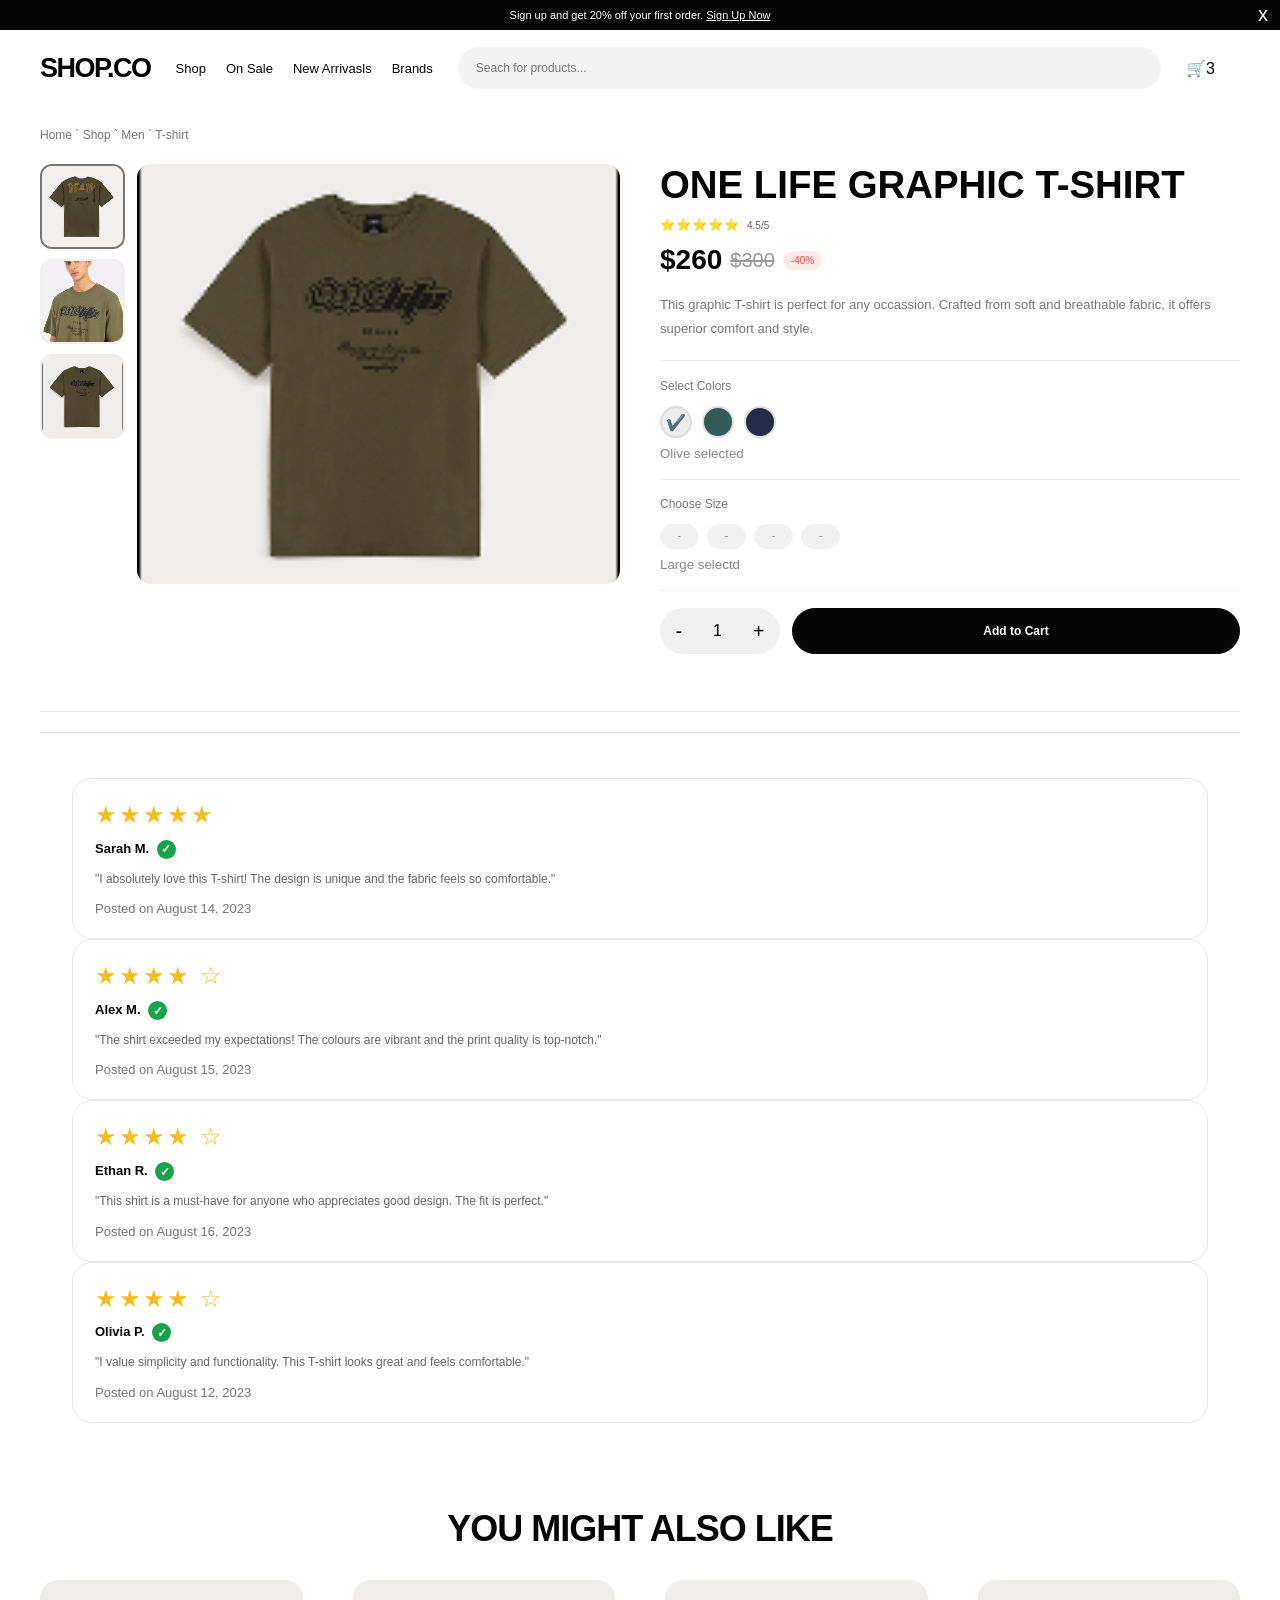
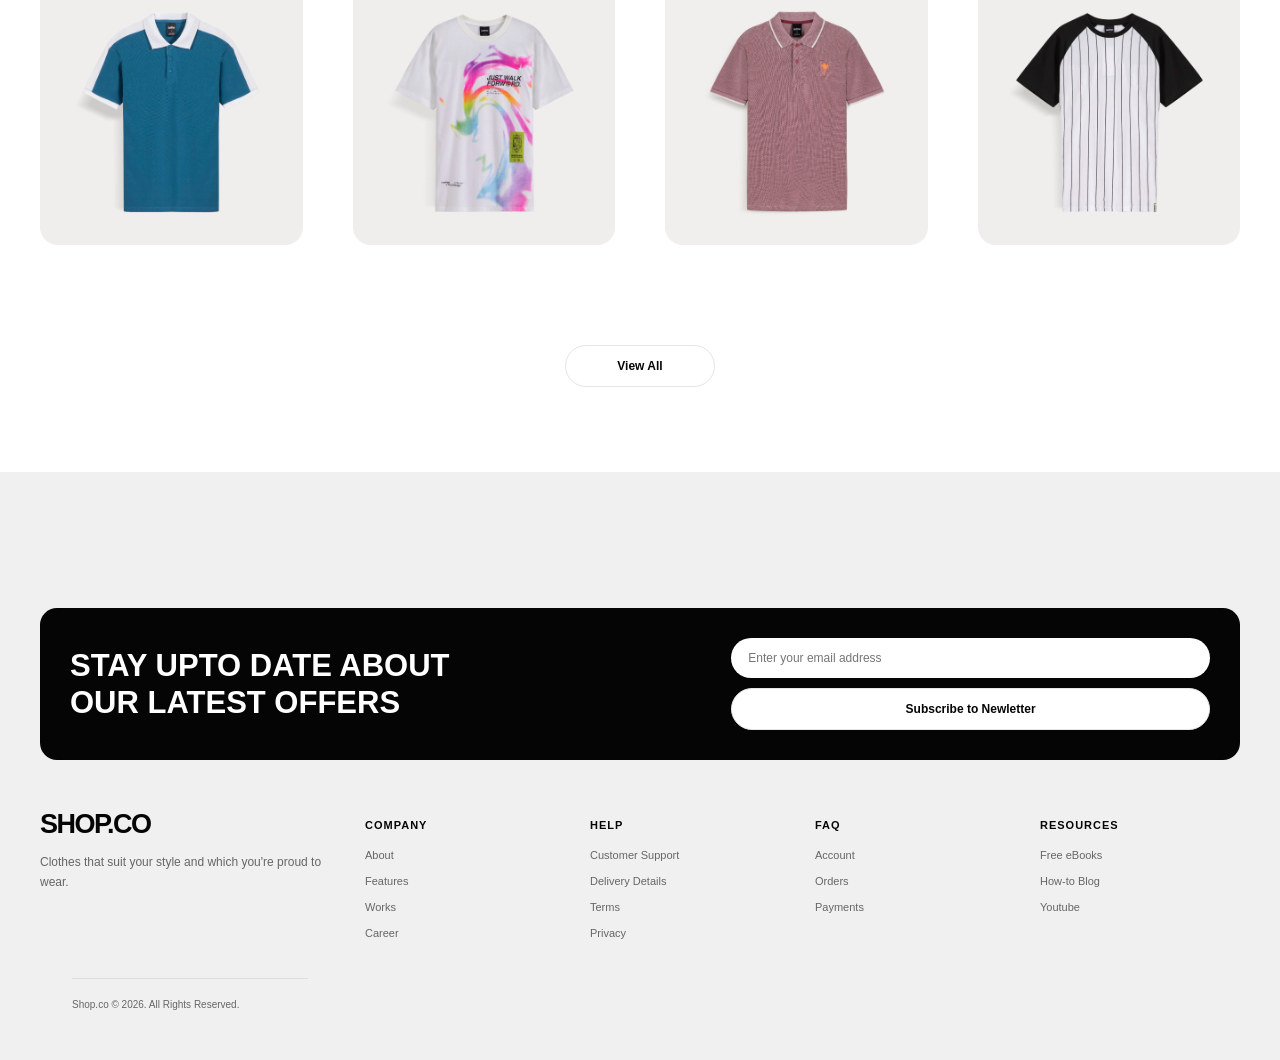
<file: product.html>
<!DOCTYPE html>
<html lang="en">
<head>
    <meta charset="UTF-8">
    <meta name="viewport" content="width=device-width, initial-scale=1.0">
    <title>product</title>
    <link rel="stylesheet" href="index.css">
</head>
<body>
<div class="announcement">
        Sign up and get 20% off your first order.
        <a href="#newletter">Sign Up Now</a>
        <button class="close-banner" onclick="this.parentElement.remove()">x</button>
    </div>

    <header class="container header">
        <button class="menu-toggle" id="menuToggle"><svg xmlns="http://www.w3.org/2000/svg" height="24px" viewBox="0 -960 960 960" width="24px" fill="#000000"><path d="M120-240v-80h720v80H120Zm0-200v-80h720v80H120Zm0-200v-80h720v80H120Z"/></svg></button>
        <a class="logo" href="index.html">SHOP.CO</a>

        <nav id="mainNav">
            <a href="casual.html">Shop</a>
            <a href="index.html#top-selling">On Sale</a>
            <a href="index.html#arrivals">New Arrivasls</a>
            <a href="index.html#brands">Brands</a>
        </nav>

        <input class="search" id="siteSearch" placeholder="Seach for products...">

        <a class="cart" href="cart.html">🛒<span id="cartCount">0</span></a>
        <a href="#" aria-label="Account"></a>
    </header>

    

    <main class="container product-page">
        <p class="breadcrumbs">
            <a href="index.html">Home</a> ` Shop ` Men ` T-shirt
        </p>

        <section class="product-detail">
            <div class="gallery">
                <div class="thumbnail">
                    <button class="thumb active" data-image="0">
                        <img src="images/image 5.png" alt="">
                    </button>

                    <button class="thumb" data-image="1">
                        <img src="images/image 6.png" alt="">
                    </button>

                    <button class="thumb" data-image="2">
                        <img src="images/image 2.png" alt="Model Wearing Shirt">
                    </button>
                </div>

                <div class="main-product-image">
                    <img id="mainProductImage" src="images/image 2.png" alt="Graphic T-shirt">
                </div>
            </div>

            <div class="product-info">
                <h1>ONE LIFE GRAPHIC T-SHIRT</h1>
                <div class="rating"><span>⭐⭐⭐⭐⭐</span><small>4.5/5</small></div>

                <div class="price-line">
                    <strong>$260</strong>
                    <del>$300</del>
                    <span class="discount">-40%</span>
                </div>
                    
                <p class="description">
                    This graphic T-shirt is perfect for any occassion. Crafted from soft and breathable fabric, it offers superior comfort and style.
                </p>

                <div class="option-block">
                    <p>Select Colors</p>
                    <div class="swatches">
                        <button class="swatch olives selected" data-color="Olive" aria-label="Olive"></button>

                        <button class="swatch teal" data-color="Teal" aria-label="Teal"></button>

                        <button class="swatch navy" data-color="Navy" aria-label="Navy"></button>
                    </div>
                    <small id="colorNote">Olive selected</small>
                </div>

                <div class="option-block">
                    <p>Choose Size</p>
                    <div class="sizes">
                        <button>Small</button>
                        <button>Medium</button>
                        <button class="selected">Large</button>
                        <button>X-Large</button>
                    </div>
                    <small id="sizeNote">Large selectd</small>
                </div>

                <div class="purchase-row">
                    <div class="quantity">
                        <button id="minusQty">-</button>

                        <span id="quantity">1</span>
                        <button id="plusQty">+</button>
                    </div>
                    <button class="button dark-button" id="addToCart">Add to Cart</button>
                </div>
                <p id="cartMessage" class="sucess-message"></p>
            </div>
        </section>


        <section class="product-tabs">

            <div id="faqPanel" class="tab-panel" hidden>
                <h3>Frequently Asked Questions</h3>

                <details>
                    <summary>What material is this T-shirt?</summary>
                    <p>it is designed to feel soft and breathable</p>
                </details>
                <details>
                    <summary>How should i wash it?</summary>
                    <p>Wash with similar colours and follow the care label.</p>
                </details>
                <details>
                    <summary>Can I return my order</summary>
                    <p>Contact customer support to discuss return  options.</p>
                </details>
            </div>
        </section>

        <section class="product-reviews container" id="productReviews">

        <div class="product-tabs">
            <button class="product-tab" data-tab="details">Product Details</button>

            <button class="product-tab active" data-tab="reviews">Rating &amp; Reviews></button>

            <button class="product-tab" data-tab="faqs">FAQs</button>
        </div>

        <div class="tab-content" id="detailsContent" hidden>
            <h2>Product Details</h2>
            <p>This graphic T-shirt combines comfort, quality and modern style. It is suitable for everyday wear and casual occasions.</p>
        </div>

        <div class="tab-content" id="faqsContent" hidden>
            <h2>Frequently Asked Questions</h2>

            <details>
                <summary>What material is this T-shirt made from?</summary>
                <p>Please check the product's material information before ordering.</p>
            </details>

            <details>
                <summary>How do I choose my size?</summary>
                <p>Use the size options on the product page to select your preferred fit.</p>
            </details>

            <details>
                <summary>Can I return my order?</summary>
                <p>Return eligibility depends on the store's return policy.</p>
            </details>
        </div>

        <div class="tab-content active" id="reviewsContent">

            <div class="reviews-toolbar">
                <h2>All Reviews <span>(451)</span></h2>

                <div class="reviews-controls">
                    <button type="button" id="reviewFilterToggle" class="review-filter-button" aria-label="Filter reviews"><span aria-hidden="true">☷</span></button>

                    <select id="reviewSort" aria-label="Sort reviews">
                        <option value="latest">Latest</option>
                        <option value="highest">Highest Rating</option>
                        <option value="lowest">Lowest Rating</option>
                    </select>

                    <button type="button" class="button dark-button"id="writeReviewButton">Write a Review</button>
                </div>
            </div>

            <div class="review-filter-panel" id="reviewFilterPanel" hidden>
                <label for="reviewRatingFilter">Filter by rating</label>
                <select id="reviewRatingFilter">
                    <option value="all">All ratings</option>
                    <option value="5">5 stars</option>
                    <option value="4">4 stars</option>
                    <option value="3">3 stars</option>
                    <option value="2">2 stars</option>
                    <option value="1">1 star</option>
                </select>
                <button type="button" id="clearReviewFilter">Clear</button>
            </div>

            <form id="reviewForm" class="review-form" hidden>
                <h3>Write Your Review</h3>

                <label for="reviewerName">Your name</label>
                <input id="reviewerName" type="text" placeholder="Enter your name" required>

                <label for="reviewRating">Your rating</label>
                <select id="reviewRating" required>
                    <option value="5">★★★★★ - Excellent</option>
                    <option value="4">★★★★ - Very good</option>
                    <option value="3">★★★ - Good</option>
                    <option value="2">★★ - Fair</option>
                    <option value="1">★ - Poor</option>
                </select>

                <label for="reviewText">Your review</label>
                <textarea id="reviewText" rows="4" placeholder="Share your experience..." required></textarea>

                <div class="review-form-actions">
                    <button type="button" class="button" id="cancelReview">Cancel</button>
                    <button type="submit" class="button dark-button">Submit Review</button>
                </div>

                <p id="reviewFormMessage" aria-live="polite"></p>
            </form>

            <div class="reviews-grid" id="reviewsGrid">

                <article class="review-card" data-rating="5" data-date="2023-08-14">
                    <div class="review-card-top">
                        <div class="review-stars">★★★★◐</div>
                        <button class="review-menu" aria-label="Review options">•••</button>
                    </div>
                    <h3>Samantha D. <span class="verified">✓</span></h3>
                    <p class="review-copy">"I absolutely love this t-shirt! The design is unique and the fabric feels so comfortable. As a fellow designer, I appreciate the attention to detail. It's become my favorite go-to shirt."</p>
                    <p class="review-date">Posted on August 14, 2023</p>
                </article>

                <article class="review-card" data-rating="4" data-date="2023-08-15">
                    <div class="review-card-top">
                        <div class="review-stars">★★★★</div>
                        <button class="review-menu" aria-label="Review options">•••</button>
                    </div>
                    <h3>Alex M. <span class="verified">✓</span></h3>
                    <p class="review-copy">"The t-shirt exceeded my expectations! The colors are vibrant and the print quality is top-notch. Being a UI/UX designer myself, I'm quite picky about aesthetics, and this t-shirt definitely gets a thumbs up from me."</p>
                    <p class="review-date">Posted on August 15, 2023</p>
                </article>

                <article class="review-card" data-rating="4" data-date="2023-08-16">
                    <div class="review-card-top">
                        <div class="review-stars">★★★◐</div>
                        <button class="review-menu" aria-label="Review options">•••</button>
                    </div>
                    <h3>Ethan R. <span class="verified">✓</span></h3>
                    <p class="review-copy">"This t-shirt is a must-have for anyone who appreciates good design. The minimalistic yet stylish pattern caught my eye, and the fit is perfect. I can see the designer's touch in every aspect of this shirt."
                    </p>
                    <p class="review-date">Posted on August 16, 2023</p>
                </article>

                <article class="review-card" data-rating="4" data-date="2023-08-17">
                    <div class="review-card-top">
                        <div class="review-stars">★★★★</div>
                        <button class="review-menu" aria-label="Review options">•••</button>
                    </div>
                    <h3>Olivia P. <span class="verified">✓</span></h3>
                        <p class="review-copy">"As a UI/UX enthusiast, I value simplicity and functionality. This t-shirt not only represents those principles but also feels great to wear. It's evident that the designer poured their creativity into making this t-shirt stand out."</p>
                        <p class="review-date">Posted on August 17, 2023</p>
                </article>

                <article class="review-card" data-rating="4" data-date="2023-08-18">
                    <div class="review-card-top">
                        <div class="review-stars">★★★★</div>
                        <button class="review-menu" aria-label="Review options">•••</button>
                    </div>
                    <h3>Liam K. <span class="verified">✓</span></h3>
                    <p class="review-copy">"This t-shirt is a fusion of comfort and creativity. The fabric is soft, and the design speaks volumes about the designer's skill. It's like wearing a piece of art that reflects my passion for both design and fashion."</p>
                    <p class="review-date">Posted on August 18, 2023</p>
                </article>

                <article class="review-card" data-rating="5" data-date="2023-08-19">
                    <div class="review-card-top">
                        <div class="review-stars">★★★★◐</div>
                        <button class="review-menu" aria-label="Review options">•••</button>
                    </div>
                    <h3>Ava H. <span class="verified">✓</span></h3>
                    <p class="review-copy">"I'm not just wearing a t-shirt; I'm wearing a piece of design philosophy. The intricate details and thoughtful layout of the design make this shirt a conversation starter."</p>
                    <p class="review-date">Posted on August 19, 2023</p>
                </article>

            </div>

            <div class="load-reviews-wrapper">
                <button type="button" id="loadMoreReviews" class="load-reviews-button">Load More Reviews</button>
            </div>
        </section>

        <section class="section">
            <h2>YOU MIGHT ALSO LIKE</h2>
            <div class="product-grid" id="relatedProduct">
                <img src="images/Frame 32 (1).png" alt="">
                <img src="images/Frame 33 (1).png" alt="">
                <img src="images/Frame 34 (1).png" alt="">
                <img src="images/Frame 38 (1).png" alt="">
            </div>
            <button class="button view-button" data-expand="relatedProduct">View All</button>
        </section>
    </main>


    <footer>
        <div class="container newsletter">
            <h2>STAY UPTO DATE ABOUT <br>OUR LATEST OFFERS</h2>
            <form id="newsletterForm">
                <input type="email" placeholder="Enter your email address" required>
                <button class="button" type="submit">Subscribe to Newletter</button>
            </form>
        </div>

        <div class="container footer-grid">
            <div><a class="logo" href="index.html">SHOP.CO</a>
                <p>Clothes that suit your style and which you're proud to wear.</p>
            </div>
            <div><h4>COMPANY</h4>
                <a href="#">About</a>
                <a href="#">Features</a>
                <a href="#">Works</a>
                <a href="#">Career</a>
            </div>

            <div><h4>HELP</h4>
                <a href="#">Customer Support</a>
                <a href="#">Delivery Details</a>
                <a href="#">Terms</a>
                <a href="#">Privacy</a>
            </div>

            <div><h4>FAQ</h4>
                <a href="#">Account</a>
                <a href="#">Orders</a>
                <a href="#">Payments</a>
            </div>

            <div><h4>RESOURCES</h4>
                <a href="#">Free eBooks</a>
                <a href="#">How-to Blog</a>
                <a href="#">Youtube</a>
            </div>
            <div class="container copyright">Shop.co ©️ 2026. All Rights Reserved.</div>
        </div>
    </footer>

    <div id="toast" class="toast"></div>
    <script src="index.js"></script>
</body>
</html>
</file>
<file: index.css>
*{
    margin: 0;
    padding: 0;
    box-sizing: border-box;
}
:root {
    --black: #050505;
    --grey: #f0f0f0;
    --muted: #777;
    --border: #e5e5e5;
    --white: #fff;
}
html{
    scroll-behavior: smooth;
}
body{
    font-family: Arial, Helvetica, sans-serif;
    color: var(--black);
    background: var(--white);
}
a{
    color: inherit;
    text-decoration: none;
}
button, input, select{
    font: inherit;
}
button{
    cursor: pointer;
}
img{
    max-width: 100%;
    display: block;
}
.container{
    width: min(1200px, calc(100% - 64px));
    margin: 0 auto;
}
.announcement{
    background: var(--black);
    color: white;
    text-align: center;
    padding: 9px 30px;
    font-size: 11px;
    position: relative;
}
.announcement a{
    text-decoration: underline;
}
.close-banner{
    position: absolute;
    right: 12px;
    top: 3px;
    border: 0;
    background: none;
    color: white;
    font-size: 20px;
}
.header{
    min-height: 76px;
    display: flex;
    align-items: center;
    gap: 25px;
}
.logo{
    font-size: 27px;
    font-weight: 900;
    letter-spacing: -1.5px;
    white-space: nowrap;
}
.header nav{
    display: flex;
    gap: 20px;
    font-size: 13px;
    white-space: nowrap;
}
.header nav a:hover,
footer a:hover{
    opacity: .65;
}
.search{
    flex: 1;
    min-width: 100px;
    border:  none;
    outline: none;
    border-radius: 30px;
    background: #f4f4f4;
    padding: 14px 18px;
    font-size: 12px;
}
.cart{
    white-space: nowrap;
}
.menu-toggle{
    display: none;
    border: none;
    background: none;
    font-size: 22px;
}
.hero{
    background: #f2f0f1;
    overflow: hidden;
}
.hero-inner{
    display: grid;
    grid-template-columns: 1fr 1fr;
    align-items: center;
    min-height: 440px;
}
.hero-text{
    padding: 35px 0;
}
.hero h1{
    font-size: clamp(35px, 4.5vw, 62px);
    font-weight: 900;
    letter-spacing: -2px;
    line-height: .99;
    margin-bottom: 20px;
}
.hero-text p{
    color: #666;
    line-height: 1.7;
    font-size: 13px;
    max-width: 450px;
    margin-bottom: 22px;
}
.button{
    display: inline-flex;
    justify-content: center;
    align-items: center;
    border: 1px solid var(--border);
    background: white;
    color: var(--black);
    border-radius: 30px;
    padding: 13px 25px;
    font-size: 12px;
    font-weight: 600;
    transition: 2s;
}
.button:hover{
    opacity: .8;
    transform: translateY(-1px);
}
.dark-button{
    background: var(--black);
    color: white;
    border-color: var(--black);
}
.stats{
    flex-wrap: wrap;
    gap: 5px;
    justify-content: space-around;
    margin-bottom: 36px;
    flex-direction: column;
    align-items: center;
}

.stats div{
    display: flex;
    flex-direction: column;
    flex-wrap: wrap;
    gap: 5px;
    padding-right: 0 17px;
    border-right: 1px solid #d5d5d5;
    font: 900;
}
.stats div:first-child{
    padding-left: 0;
}
.stats div:not(:last-child):after{
    border: none;
    content: "";
}
.stats div:not(:last-child){
    border-right: 1px solid #e0e0e0;
    padding-right: 60px;
}

.stats strong{
    font-size: clamp(17px, 2.2vw, 28px);
}
.stats small{
    font-size: 10px;
    color: #666;
}
.hero-image{
    position: relative;
    height: 440px;
}
.hero-image img{
    width: 100%;
    height: 100%;
    object-fit: cover;
    object-position: center 30%;
    mix-blend-mode: multiply;
}
.spark{
    position: absolute;
    right:160px;
    top: 10%;
    font-size: 90px;
}
.sparkk{
    position: absolute;
    left: 1000px;
    bottom: 40%;
    font-size: 40px;
}
.brand-strip{
    background: var(--black);
    color: white;
    white-space: nowrap;
    letter-spacing: 1px;
    word-spacing: 6px;
}
.container-brands{
    min-height: 75px;
    display: flex;
    justify-content: space-around;
    align-items: center;
    padding: 30px 15px;
    flex-wrap: wrap;
    gap: 20px;
    overflow-x: auto;
}
.brands span{
    font-family: Georgia, 'Times New Roman', Times, serif;
    font-size: clamp(17px, 2.5vw, 30px);
    font-weight: bold;
    white-space: nowrap;
    letter-spacing: 1px;
    word-spacing: 6px;
    display: flex;
    justify-content: space-between;
    align-items: center;
}
.section{
    padding-top: 65px;
    padding-bottom: 45px;
    text-align: center;
}
.section h2,
.dress-section h2{
    font-size: clamp(25px, 3vw, 36px);
    font-weight: 900;
    letter-spacing: -1px;
    margin-bottom: 30px;
}
.divider{
    border-top: 1px solid #eee;
}
.product-grid{
    display: grid;
    grid-template-columns: repeat(4, minmax(0, 1fr));
    gap: 50px;
    text-align: left;
}
.product-grid img{
    display: grid;
    top: -20px;
    width: 100%;
    height: 100%;
    object-fit: cover;
    transition: transform .3s;
}
.product-card{
    min-width: 0;
}
.product-photo{
    width: 100%;
    aspect-ratio: 1 / 1.05;
    object-fit: cover;
    border-radius: 13px;
    background: var(--grey);
}
.product-name{
    font-size: 13px;
    font-weight: bold;
    margin: 12px 0 8px;
}
.rating{
    display: flex;
    gap: 7px;
    align-items: center;
    font-size: 12px;
    margin-top: 10px;
}
.rating span,
.review-stars{
    color: #f5bd20;
    letter-spacing: 1px;
}
.rating small{
    color: #666;
}
.price-line{
    display: flex;
    align-items: center;
    flex-wrap: wrap;
    gap: 8px;
    margin-top: 9px;
}
.price-line strong{
    font-size: 15px;
}
.price-line del{
    color: #999;
    font-size: 13px;
}
.discount{
    color: #e64c42;
    background: #ffe9e9;
    border-radius: 20px;
    padding: 4px 8px;
    font-size: 10px;
}
.view-button{
    margin-top: 100px;
    min-width: 150px;
}
.dress-section{
    width: 100%;
    padding: 30px 3.2%;
    border-radius: 25px;
    background: var(--grey);
    margin: 40px auto;
}
.style-grid{
    display: grid;
    grid-template-columns: 1.2fr 1.9fr;
    grid-template-rows: 370px 370px;
    gap: 24px;
}
.style-card{
    position: relative;
    display: block;
    border-radius: 28px;
    overflow: hidden;
    background: white;
    text-align: left;
    text-decoration: none;
}
.style-card span{
    position: absolute;
    z-index: 2;
    top: 35px;
    left: 45px;
    font-size: 42px;
    font-weight: 600;
    margin: 0;
}
.style-card img{
    width: 100%;
    height: 100%;
    display: block;
    object-fit: cover;
    transition: transform 0.3s ease;
}
.casual{
    grid-column: 1 / 2;
}
.gym{
    grid-column: 2 /3;
}
.style-card:hover img{
    transform: scale(1.04);
}
.review-grid{
    display: grid;
    grid-template-columns: repeat(3, minmax(0, 1fr));
    gap: 15px;
    text-align: left;
}
.review-card{
    border: 1px solid var(--border);
    border-radius: 15px;
    padding: 20px;
}
.review-name{
    font-size: 13px;
    font-weight: bold;
    margin: 10px 0;
}
.review-text{
    font-size: 12px;
    line-height: 1.7;
    color: #666;
    margin-bottom: 12px;
}
.review-date{
    font-size: 10pxx;
    color: #888;
}
.verified{
    color: #168b5c;
}
.review-controls{
    margin-top: 18px;
}
.newsletter {
    background: var(--black);
    color: white;
    padding: 30px;
    border-radius: 17px;
    display: flex;
    align-items: center;
    justify-content: space-between;
    gap: 25px;
    position: relative;
    z-index: 1;
    transform: translateY(50%);
    margin-top: -40px;
    margin-bottom: 100px;
}
.newsletter h2{
    font-size: clamp(20px, 3vw, 31px);
    line-height: 1.2;
}
.newsletter form{
    width: 42%;
    display: flex;
    flex-direction: column;
    gap: 10px;
}
.newsletter input{
    border: none;
    border-radius: 30px;
    padding: 13px 17px;
    font-size: 12px;
    width: 100%;
}
.newsletter form button{
    width: 100%;
}
footer{
    background: #f0f0f0;
    margin-top: 0;
    padding-top: 100px;
}
.footer-grid{
    display: grid;
    grid-template-columns: 1.5fr repeat(4, 1fr);
    gap: 25px;
    padding-top: 25px;
    padding-bottom: 30px;
}
.footer-grid h4{
    font-size: 11px;
    letter-spacing: 1px;
    margin: 10px 0 18px;
}
.footer-grid a:not(.logo){
    display: block;
    font-size: 11px;
    color: #666;
    margin-bottom: 14px;
}
.footer-grid p{
    color: #666;
    font-size: 12px;
    line-height: 1.7;
    margin-top: 12px;
}
.copyright{
    border-top: 1px solid #ddd;
    padding: 20px 0;
    font-size: 10px;
    color: #666;
    display: flex;
    justify-content: space-between;
    gap: 15px;
}
.toast{
    position: fixed;
    z-index: 10;
    left: 50%;
    bottom: 20px;
    transform: translateX(-50%);
    background: #111;
    color: white;
    padding: 13px 20px;
    border-radius: 30px;
    font-size: 13px;
    opacity: 0;
    pointer-events: none;
    transition: opacity .2s;
}
.toast.show{
    opacity: 1;
}
.product-page{
    padding-bottom: 40px;
}
.breadcrumbs{
    padding: 22px 0;
    color: #777;
    font-size: 12px;
}
.product-detail{
    display: grid;
    grid-template-columns: 1fr 1fr;
    gap: 40px;
    padding-bottom: 45px;
    border-bottom: 1px solid #eee;
}
.gallery{
    display: grid;
    grid-template-columns: 85px 1fr;
    gap: 12px;
}
.thumbnail{
    display: flex;
    flex-direction: column;
    gap: 10px;
}
.thumb{
    border: 2px solid transparent;
    border-radius: 12px;
    overflow: hidden;
    height: 85px;
    background: var(--grey);
    padding: 0;
}
.thumb.active{
    border-color: #777;
}
.thumb img{
    width: 100%;
    height: 100%;
    object-fit: cover;
}
.main-product-image{
    background: var(--grey);
    border-radius: 14px;
    overflow: hidden;
    height: 420px;
}
.main-product-image img{
    width: 100%;
    height: 100%;
    object-fit: cover;
}
.product-info h1{
    font-size: clamp(27px, 3vw, 40px);
    line-height: 1.1;
    margin-bottom: 12px;
}
.product-info .rating{
    margin-bottom: 10px;
}
.product-info .price-line{
    margin: 12px 0 17px;
}
.product-info .price-line strong{
    font-size: 28px;
}
.product-info .price-line del{
    font-size: 20px;
}
.description{
    color: #777;
    font-size: 13px;
    line-height: 1.8;
    border-bottom: 1px solid #eee;
    padding-bottom: 20px;
    margin-bottom: 18px;
}
.option-block{
    padding-bottom: 18px;
    margin-bottom: 17px;
    border-bottom: 1px solid #eee;
}
.option-block p{
    color: #777;
    font-size: 12px;
    margin-bottom: 13px;
}
.option-block small{
    display: block;
    color: #888;
    margin-top: 8px;
}
.swatches{
    display: flex;
    gap: 10px;
}
.swatch{
    width: 32px;
    height: 32px;
    border-radius: 50%;
    border: 2px solid #ddd;
    position: relative;
}
.olive{background: #555638;}
.teal{background: #315b56;}
.navy{background: #242c4c;}

.swatch.selected::after{
    content: "✔️";
    color: white;
    position: absolute;
    inset: 0;
    display: grid;
    place-items: center;
}
.sizes{
    display: flex;
    gap: 8px;
    flex-wrap: wrap;
}
.sizes button{
    background: #f1f1f1;
    border: none;
    border-radius: 30px;
    padding: 12px 18px;
    font-size: 1px;
}
.sizes button.seleted{
    background: var(--black);
    color: white;

} 
.purchase-row{
    display: flex;
    gap: 12px;
}
.quantity{
    background: #f1f1f1;
    border-radius: 30px;
    height: 46px;
    min-width: 120px;
    display: flex;
    align-items: center;
    justify-content: space-around;
}
.quantity button{
    border: none;
    background: none;
    font-size: 20px;
}
#addToCart{
    flex: 1;
}
.sucess-message{
    font-size: 12px;
    color: #168b5c;
    margin-top: 12px;
}
.product-reviews {
    margin-top: 45px;
    margin-bottom: 45px;
}
.product-tabs {
    display: grid;
    grid-template-columns: repeat(3, 1fr);
    border-bottom: 1px solid #e5e5e5;
    margin-bottom: 24px;
}
.product-tab {
    position: relative;
    padding: 18px 8px;
    background: transparent;
    border: none;
    color: #777;
    font-size: 16px;
    cursor: pointer;
}
.product-tab.active {
    color: #111;
    font-weight: 500;
}
.product-tab.active::after {
    content: "";
    position: absolute;
    bottom: -1px;
    left: 0;
    right: 0;
    height: 2px;
    background: #111;
}
.tab-content[hidden],
.review-filter-panel[hidden],
.review-form[hidden] {
    display: none !important;
}
.tab-content > h2 {
    margin: 20px 0;
}
.tab-content > p {
    color: #666;
    line-height: 1.7;
}
#faqsContent details {
    padding: 18px 0;
    border-bottom: 1px solid #eee;
}
#faqsContent summary {
    cursor: pointer;
    font-weight: 600;
}
.reviews-toolbar {
    display: flex;
    justify-content: space-between;
    align-items: center;
    gap: 18px;
    margin-bottom: 24px;
}
.reviews-toolbar h2 {
    font-size: 23px;
    white-space: nowrap;
}
.reviews-toolbar h2 span {
    font-size: 14px;
    font-weight: 400;
    color: #888;
}
.reviews-controls {
    display: flex;
    align-items: center;
    gap: 10px;
}
.review-filter-button {
    width: 46px;
    height: 46px;
    border: none;
    border-radius: 50%;
    background: #f1f1f1;
    font-size: 23px;
    cursor: pointer;
}
.reviews-controls select {
    border: none;
    background: #f1f1f1;
    border-radius: 30px;
    padding: 14px 17px;
    font-size: 13px;
    cursor: pointer;
}
.reviews-controls .button {
    padding: 15px 24px;
    white-space: nowrap;
}
.reviews-grid {
    display: grid;
    grid-template-columns: repeat(2, minmax(0, 1fr));
    gap: 20px;
}
.review-card {
    border: 1px solid #e6e6e6;
    border-radius: 20px;
    padding: 25px 30px;
    min-width: 0;
    background: #fff;
}
.review-card-top {
    display: flex;
    justify-content: space-between;
    align-items: center;
    margin-bottom: 12px;
}
.review-stars {
    color: #f5c343;
    font-size: 24px;
    letter-spacing: 2px;
    line-height: 1.2;
}
.review-menu {
    border: none;
    background: none;
    color: #888;
    font-weight: bold;
    letter-spacing: 2px;
    cursor: pointer;
}
.review-card h3 {
    font-size: 17px;
    margin: 0 0 12px;
}
.verified {
    display: inline-grid;
    place-items: center;
    width: 19px;
    height: 19px;
    margin-left: 4px;
    border-radius: 50%;
    color: #fff;
    background: #16a34a;
    font-size: 12px;
    vertical-align: middle;
}
.review-copy {
    color: #777;
    font-size: 14px;
    line-height: 1.6;
    margin-bottom: 23px;
}
.review-date {
    color: #777;
    font-size: 13px;
}
.load-reviews-wrapper {
    display: flex;
    justify-content: center;
    margin-top: 35px;
}
.load-reviews-button {
    padding: 16px 40px;
    border: 1px solid #e5e5e5;
    background: #fff;
    border-radius: 40px;
    font-size: 14px;
    cursor: pointer;
}
.load-reviews-button:hover {
    background: #f5f5f5;
}
.review-filter-panel {
    display: flex;
    align-items: center;
    flex-wrap: wrap;
    gap: 12px;
    padding: 15px;
    margin-bottom: 20px;
    border: 1px solid #eee;
    border-radius: 12px;
}
.review-filter-panel select,
.review-filter-panel button {
    padding: 10px 14px;
    border: 1px solid #ddd;
    border-radius: 20px;
    background: white;
}
.review-form {
    padding: 22px;
    margin-bottom: 24px;
    border: 1px solid #e5e5e5;
    border-radius: 16px;
}
.review-form h3 {
    margin-bottom: 18px;
}
.review-form label {
    display: block;
    margin: 14px 0 7px;
    font-size: 14px;
    font-weight: 600;
}
.review-form input,
.review-form select,
.review-form textarea {
    width: 100%;
    padding: 13px;
    border: 1px solid #ddd;
    border-radius: 10px;
    font: inherit;
}
.review-form textarea {
    resize: vertical;
}
.review-form-actions {
    display: flex;
    gap: 10px;
    margin-top: 18px;
}
.review-form-actions .button {
    padding: 12px 20px;
}

@media (max-width: 520px) {
.spark{
    position: absolute;
    color: #000;
    font-size: 24px;
}
.spark-1{top: 90%; left: 10%;}
.spark-2{top: 10%; left: 30%; font-size: 50px;} 

.dress-section{
    padding: 15px;
    border-radius: 18px;
    margin: 25px auto;
}

.style-grid{
    grid-template-columns: 1fr 1fr;
    grid-template-rows: 150px 150px;
    gap: 10px;
}
.style-card{
    border-radius: 16px;
}
.style-card span{
    font-size: 19px;
    top: 15px;
    left: 15px;
}
.style-card img{
    object-fit: cover;
}
.product-reviews {
    margin-top: 25px;
}

.product-tab {
    font-size: 12px;
    padding: 15px 3px;
}

.reviews-toolbar {
    gap: 14px;
}

.reviews-toolbar h2 {
    font-size: 20px;
}

.reviews-controls {
    gap: 7px;
}

.review-filter-button {
    width: 39px;
    height: 39px;
    font-size: 19px;
}

.reviews-controls select {
    padding: 12px;
    font-size: 12px;
}

.reviews-controls .button {
    padding: 13px 15px;
    font-size: 11px;
}

.reviews-grid {
    grid-template-columns: 1fr;
}

.review-card {
    border-radius: 16px;
    padding: 20px;
}

.review-stars {
    font-size: 22px;
}

.review-copy {
    font-size: 13px;
}

.load-reviews-button {
    width: 100%;
    padding: 14px;
}
}

.product-tabs{
    padding-top: 20px;
}
.tab-button{
    border: none;
    border-bottom: 2px solid transparent;
    padding: 18px 5px;
    background: white;
    color: #777;
    font-size: 12px;
}
.tab-button.active{
    border-bottom: #111;
    color: #111;
    font-weight: bold;
}
.tab-panel{
    padding: 25px 0;
}
.tab-panel h3{
    margin-bottom: 18px;
}
.tab-panel p,
.tab-panel li{
    color: #666;
    font-size: 13px;
    line-height: 1.8;
}
.tab-panel details{
    border-bottom: 1px solid #eee;
    padding: 15px 0;
}
.tab-panel summary{
    font-size: 13px;
    font-weight: bold;
    cursor: pointer;
}
.reviews-toolbar{
    display: flex;
    align-items: center;
    flex-wrap: wrap;
    gap: 12px;
    margin-bottom: 20px;
}
.reviews-toolbar h3{
    margin: 0 auto 0 0;
}
.reviews-toolbar select{
    padding: 12px;
    border: none;
    border-radius: 25px;
    background: #f1f1f1;
    font-size: 12px;
}
#productReviews{
    grid-template-columns: repeat(2, minmax(0, 1fr));
    margin-bottom: 20px;
}

#productReviews .review-card {
    padding: 22px;
}

#productReviews .review-stars {
    color: #f5bd20;
}

#productReviews .review-date {
    margin-top: 10px;
}

[hidden] {
    display: none !important;
}

@media (max-width: 900px) {
.container{
    width: calc(100% - 40px);
}

.header {
    gap: 14px;
}

.header nav {
    gap: 10px;
    font-size: 11px;
}

.hero-inner {
    min-height: 390px;
}

.hero-image {
    height: 390px;
}

.stats div {
    padding: 0 10px;
}

.product-grid {
    gap: 14px;
}

.product-detail {
    gap: 22px;
}

.gallery {
    grid-template-columns: 65px 1fr;
}

.main-product-image {
    height: 350px;
}

.footer-grid {
    gap: 18px;
}
}


@media (max-width: 650px) {
.container {
    width: calc(100% - 32px);
}

.header {
    min-height: 70px;
    gap: 12px;
    position: relative;
}

.menu-toggle {
    display: block;
}

.logo {
    font-size: 23px;}

.header nav {
    display: none;
    position: absolute;
    z-index: 5;
    top: 65px;
    left: 0;
    right: 0;
    background: white;
    padding: 18px;
    border: 1px solid #eee;
    border-radius: 12px;
    flex-direction: column;
    box-shadow: 0 8px 20px #0001;
}

.header nav.open {
    display: flex;
}

.header nav a {
    padding: 8px;
    font-size: 14px;
}

.search {
    display: none;
}

.search.open {
    display: block;
    position: absolute;
    top: 72px;
    left: 0;
    width: 100%;
    z-index: 6;
}

.hero-inner {
    grid-template-columns: 1fr;
}

.hero-text {
    padding: 38px 0 20px;
}

.hero h1 {
    font-size: clamp(36px, 10vw, 52px);
}

.hero-text p {
    font-size: 12px;
}

.hero-text .button {
    width: 100%;
}

.stats {
    justify-content: space-between;
    margin-top: 28px;
}
.stats div {
    padding: 0 8px;
}

.stats strong {
    font-size: 18px;
}

.stats small {
    font-size: 8px;
}

.hero-image {
    height: 280px;
    margin: 0 -16px;
}

.brands {
    justify-content: flex-start;
    min-height: 65px;
}

.brands span {
    font-size: 21px;
}

.section {
    padding-top: 42px;
    padding-bottom: 35px;
}

.section h2,
.dress-section h2 {
    font-size: 25px;
    margin-bottom: 23px;
}

.product-grid {
    grid-template-columns: repeat(2, minmax(0, 1fr));
    gap: 24px 12px;
}

.product-name {
    font-size: 12px;
}

.product-photo {
    border-radius: 11px;
}

.dress-section {
    padding: 23px 14px;
}

.style-grid {
    grid-template-columns: 1fr 1fr;
    gap: 10px;
}

.style-card {
    height: 130px;
}

.style-card span {
    font-size: 15px;
    top: 12px;
    left: 12px;
}

.review-grid {
    grid-template-columns: 1fr;
}

#reviews .review-card:not(:first-child) {
    display: none;
}

.newsletter {
    flex-direction: column;
    align-items: stretch;
    padding: 23px 18px;
    gap: 18px;
}

.newsletter h2 {
    font-size: 24px;
}

.newsletter form {
    width: 100%;
}

footer {
    padding-top: 85px;
}

.footer-grid {
    grid-template-columns: 1fr 1fr;
    gap: 22px 16px;
}

.footer-grid > div:first-child {
    grid-column: 1 / -1;
}

.copyright {
    flex-direction: column;
    text-align: center;
    line-height: 1.6;
}

.product-detail {
    grid-template-columns: 1fr;
    gap: 25px;
}

.gallery {
    grid-template-columns: 68px 1fr;
    gap: 10px;
}

.thumb {
    height: 75px;
}

.main-product-image {
    height: auto;
    aspect-ratio: 1 / 1.05;
}

.product-info h1 {
    font-size: 29px;
}

.product-info .price-line strong {
    font-size: 26px;
}

.sizes button {
    padding: 11px 15px;
}

.tab-button {
    font-size: 10px;
    padding: 15px 3px;
}

.reviews-toolbar {
    gap: 9px;
}

.reviews-toolbar h3 {
    width: 100%;
}

.reviews-toolbar select {
    max-width: 130px;
}

#productReviews {
    grid-template-columns: 1fr;
}
}

.cart-page {
    padding-bottom: 90px;
}

.page-title {
    font-size: clamp(30px, 4vw, 42px);
    font-weight: 900;
    margin-bottom: 22px;
}

.cart-layout {
    display: grid;
    grid-template-columns: 1.5fr 1fr;
    gap: 24px;
    align-items: start;
}

.cart-items-panel,
.order-summary {
    border: 1px solid var(--border);
    border-radius: 20px;
    padding: 22px;
}

.cart-item {
    display: grid;
    grid-template-columns: 105px 1fr auto;
    gap: 15px;
    padding: 0 0 20px;
    margin-bottom: 20px;
    border-bottom: 1px solid #eee;
}

.cart-item:last-child {
    border-bottom: none;
    margin-bottom: 0;
}

.cart-item img {
    width: 105px;
    height: 110px;
    object-fit: cover;
    background: var(--grey);
    border-radius: 10px;
}

.cart-item-info h3 {
    font-size: 16px;
    margin: 5px 0 8px;
}

.cart-item-info p {
    color: #777;
    font-size: 12px;
    margin-bottom: 6px;
}

.cart-item-price {
    font-size: 21px;
    font-weight: bold;
    margin-top: 12px;
}

.cart-item-actions {
    display: flex;
    flex-direction: column;
    align-items: flex-end;
    justify-content: space-between;
}

.remove-item {
    color: #e54848;
    background: none;
    border: none;
    font-size: 20px;
}

.cart-quantity {
    display: flex;
    align-items: center;
    gap: 16px;
    background: #f1f1f1;
    border-radius: 30px;
    padding: 9px 12px;
}

.cart-quantity button {
    background: none;
    border: none;
    font-size: 19px;
}

.order-summary h2 {
    font-size: 22px;
    margin-bottom: 24px;
}

.summary-row {
    display: flex;
    justify-content: space-between;
    align-items: center;
    gap: 12px;
    margin: 19px 0;
    font-size: 15px;
}

.summary-row span {
    color: #777;
}

.discount-row strong {
    color: #e54848;
}

.summary-divider {
    border-top: 1px solid #eee;
    margin: 24px 0;
}

.total-row {
    font-size: 20px;
}

.total-row span,
.total-row strong {
    color: var(--black);
}

.promo-form {
    display: flex;
    gap: 10px;
    margin-top: 24px;
}

.promo-form input {
    min-width: 0;
    flex: 1;
    border: none;
    background: #f1f1f1;
    border-radius: 30px;
    padding: 14px;
    font-size: 12px;
}

.promo-form button {
    padding: 12px 25px;
}

.promo-message {
    font-size: 12px;
    margin-top: 10px;
    color: #168b5c;
}

.checkout-button {
    width: 100%;
    justify-content: space-between;
    margin-top: 20px;
    padding: 17px 25px;
}

#emptyCart {
    text-align: center;
    padding: 35px 10px;
}

#emptyCart p {
    color: #777;
    margin: 12px 0 20px;
}

.category-page {
    padding-bottom: 90px;
}

.category-layout {
    display: grid;
    grid-template-columns: 245px minmax(0, 1fr);
    gap: 28px;
    align-items: start;
}

.filters-panel {
    border: 1px solid var(--border);
    border-radius: 17px;
    padding: 20px;
}

.filters-heading {
    display: flex;
    justify-content: space-between;
    align-items: center;
    margin-bottom: 18px;
}

.filters-heading h2 {
    font-size: 18px;
}

.filters-heading button {
    display: none;
    border: none;
    background: none;
    font-size: 24px;
}

.filter-links {
    border-bottom: 1px solid #eee;
    padding-bottom: 15px;
}

.filter-links a,
.style-filter button {
    display: flex;
    justify-content: space-between;
    align-items: center;
    width: 100%;
    padding: 9px 0;
    color: #777;
    background: none;
    border: none;
    font-size: 13px;
    text-align: left;  
}

.filter-links a:hover,
.style-filter button:hover {
    color: #000;
}

.filter-group {
    border-bottom: 1px solid #eee;
    padding: 20px 0;
}

.filter-group h3 {
    font-size: 15px;
    margin-bottom: 15px;
}

.price-inputs {
    display: flex;
    gap: 10px;
}

.price-inputs label {
    display: flex;
    flex-direction: column;
    gap: 5px;
    color: #777;
    font-size: 11px;
    flex: 1;
}

.price-inputs input {
    width: 100%;
    min-width: 0;
    padding: 8px;
    border: 1px solid #eee;
    border-radius: 7px;
}

.range-inputs {
    margin-top: 12px;
    display: flex;
    flex-direction: column;
    gap: 8px;
}

.range-inputs input {
    width: 100%;
    accent-color: #111;
}

.color-options {
    display: grid;
    grid-template-columns: repeat(5, 1fr);
    gap: 11px;
}

.color-dot {
    width: 25px;
    height: 25px;
    border-radius: 50%;
    border: 1px solid #ddd;
    position: relative;
}

.color-dot.selected::after {
    content: "✓";
    position: absolute;
    inset: 0;
    display: grid;
    place-items: center;
    color: white;
    font-weight: bold;
}

.green { background: green; }
.red { background: red; }
.yellow { background: yellow; }
.orange { background: orange; }
.cyan { background: cyan; }
.blue { background: blue; }
.purple { background: purple; }
.pink { background: pink; }
.white { background: white; }
.black { background: black; }

.size-options {
    display: flex;
    flex-wrap: wrap;
    gap: 7px;
}

.size-options button {
    background: #f1f1f1;
    border: none;
    border-radius: 25px;
    padding: 9px 11px;
    font-size: 10px;
}

.size-options button.selected {
    background: #050505;
    color: #fff;
}

.apply-filter,
.reset-filter {
    width: 100%;
    margin-top: 17px;
}

.reset-filter {
    border: none;
    background: none;
    font-size: 12px;
    padding: 8px;
}

.category-title-row {
    display: flex;
    align-items: center;
    justify-content: space-between;
    flex-wrap: wrap;
    gap: 12px;
    margin-bottom: 18px;
}

.category-title-row h1 {
    font-size: 27px;
}

.category-tools {
    display: flex;
    align-items: center;
    flex-wrap: wrap;
    gap: 6px;
    color: #777;
    font-size: 11px;
}

.category-tools select {
    border: none;
    background: white;
    font-size: 11px;
    font-weight: bold;
    max-width: 140px;
}

.category-grid {
    grid-template-columns: repeat(3, minmax(0, 1fr));
    gap: 27px 15px;
}

.category-grid .product-photo {
    aspect-ratio: 1 / 1.08;
}

.category-grid .product-name {
    min-height: 16px;
}

.filter-mobile-button {
    display: none;
}

.pagination {
    display: flex;
    justify-content: space-between;
    align-items: center;
    gap: 10px;
    border-top: 1px solid #eee;
    margin-top: 35px;
    padding-top: 20px;
}

.pagination .button {
    padding: 10px 14px;
    font-size: 11px;
}

.page-numbers {
    display: flex;
    gap: 5px;
    align-items: center;
}

.page-numbers button {
    width: 32px;
    height: 32px;
    border: none;
    border-radius: 8px;
    background: white;
    font-size: 12px; 
}

.page-numbers button.active {
    background: #f0f0f0;
}

.page-numbers button:disabled,
.pagination button:disabled {
    opacity: .4;
    cursor: not-allowed;
}

@media (max-width: 650px) {
.cart-page,
.category-page {
    padding-bottom: 45px;
}

.cart-layout {
    gap: 18px;
}

.cart-items-panel,
.order-summary {
    padding: 15px;
    border-radius: 14px;
}

.cart-item {
    grid-template-columns: 82px minmax(0, 1fr) auto;
    gap: 10px;
    padding-bottom: 16px;
    margin-bottom: 16px;
}

  .cart-item img {
    width: 82px;
    height: 95px;
  }

  .cart-item-info h3 {
    font-size: 12px;
  }

  .cart-item-price {
    font-size: 17px;
  }

  .cart-quantity {
    gap: 9px;
    padding: 7px 9px;
  }

  .cart-quantity button {
    font-size: 16px;
  }

  .cart-quantity span {
    font-size: 12px;
  }

  .remove-item {
    font-size: 17px;
  }

  .summary-row {
    font-size: 13px;
  }

  .promo-form button {
    padding: 12px 17px;
  }

  .category-layout {
    display: block;
  }

  .filters-panel {
    display: none;
    position: fixed;
    z-index: 20;
    top: 0;
    bottom: 0;
    left: 0;
    width: min(320px, 88vw);
    overflow-y: auto;
    border-radius: 0 15px 15px 0;
    background: white;
    padding: 22px;
    box-shadow: 10px 0 30px #0002;
  }

  .filters-panel.open {
    display: block;
  }

  .filters-heading button,
  .filter-mobile-button {
    display: inline-flex;
  }

  .category-title-row {
    align-items: center;
  }

  .category-title-row h1 {
    font-size: 25px;
  }

  .category-tools {
    width: 100%;
    justify-content: flex-start;
  }

  .category-grid {
    grid-template-columns: repeat(2, minmax(0, 1fr));
    gap: 24px 12px;
  }

  .category-grid .product-name {
    font-size: 12px;
  }

  .pagination .button {
    padding: 9px;
    font-size: 10px;
  }

  .page-numbers {
    gap: 0;
  }

  .page-numbers button {
    width: 27px;
    height: 30px;
    font-size: 11px;
  }
}
</file>
